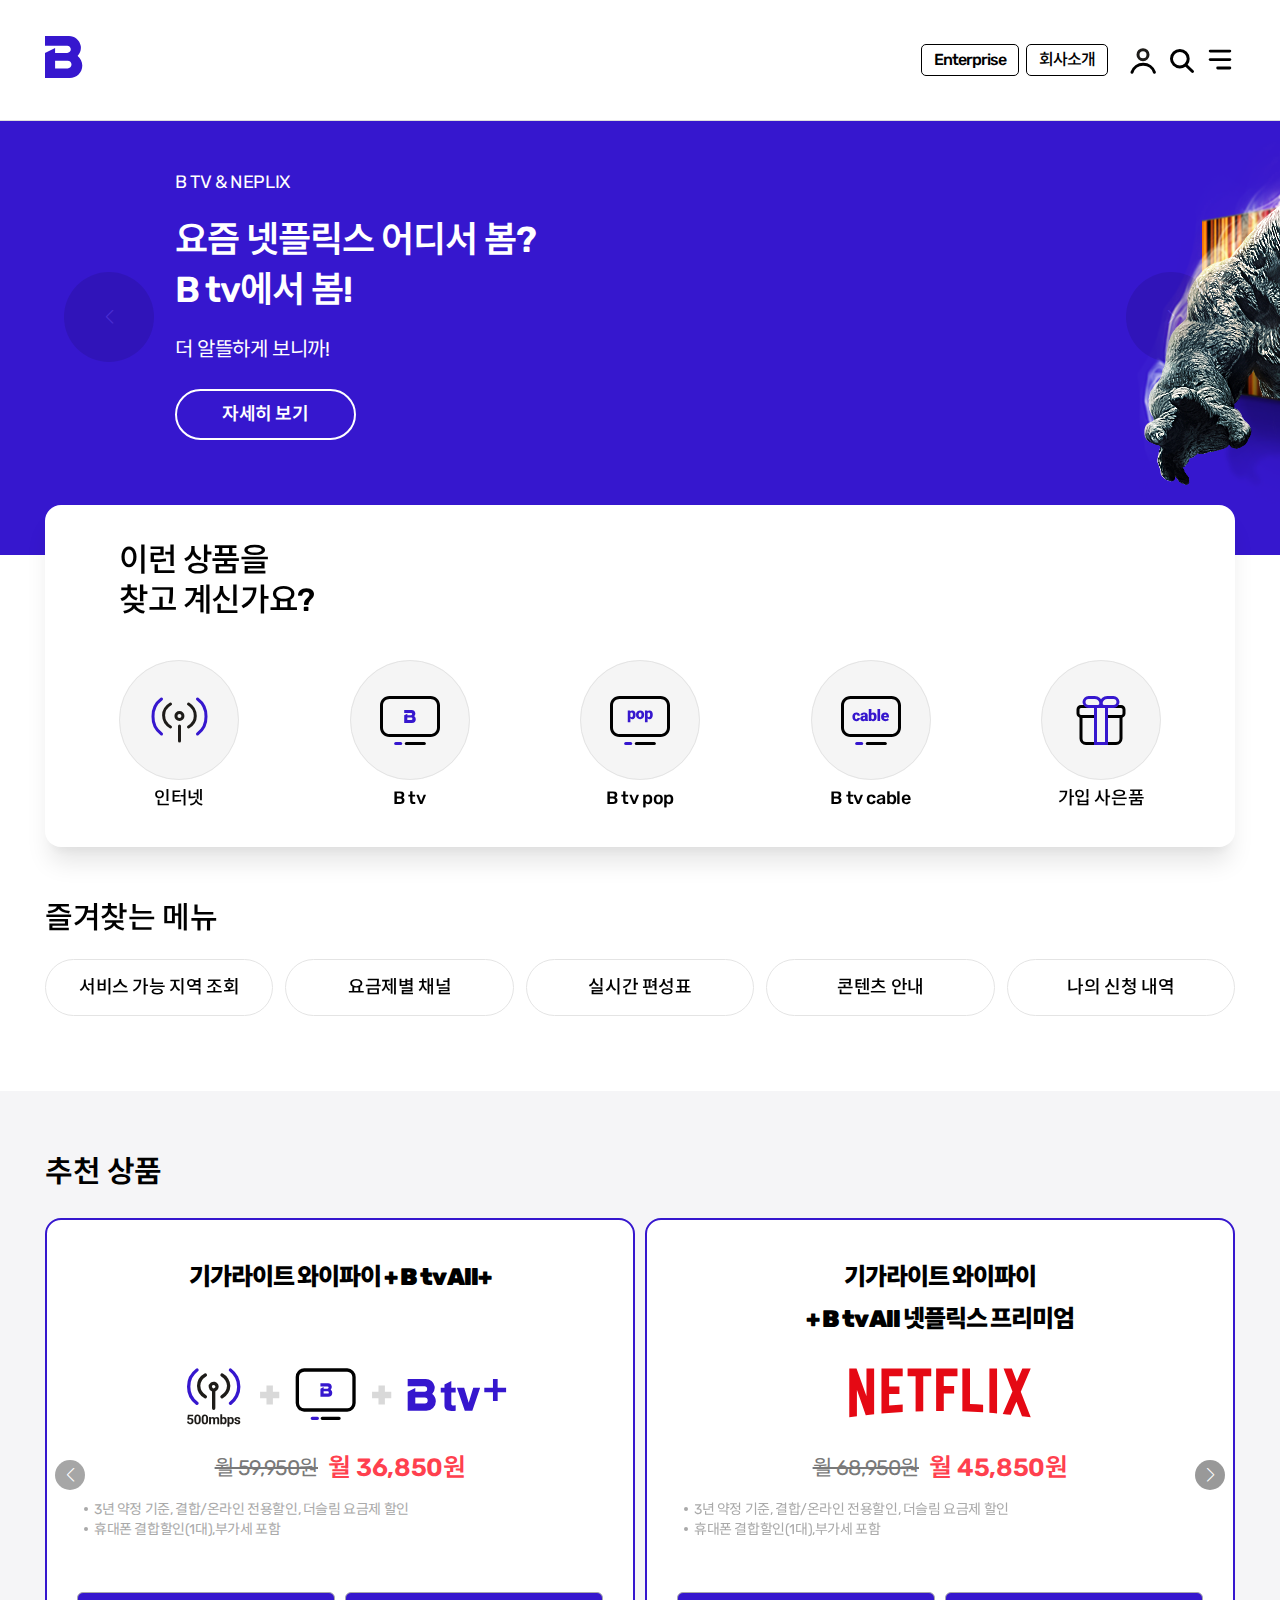
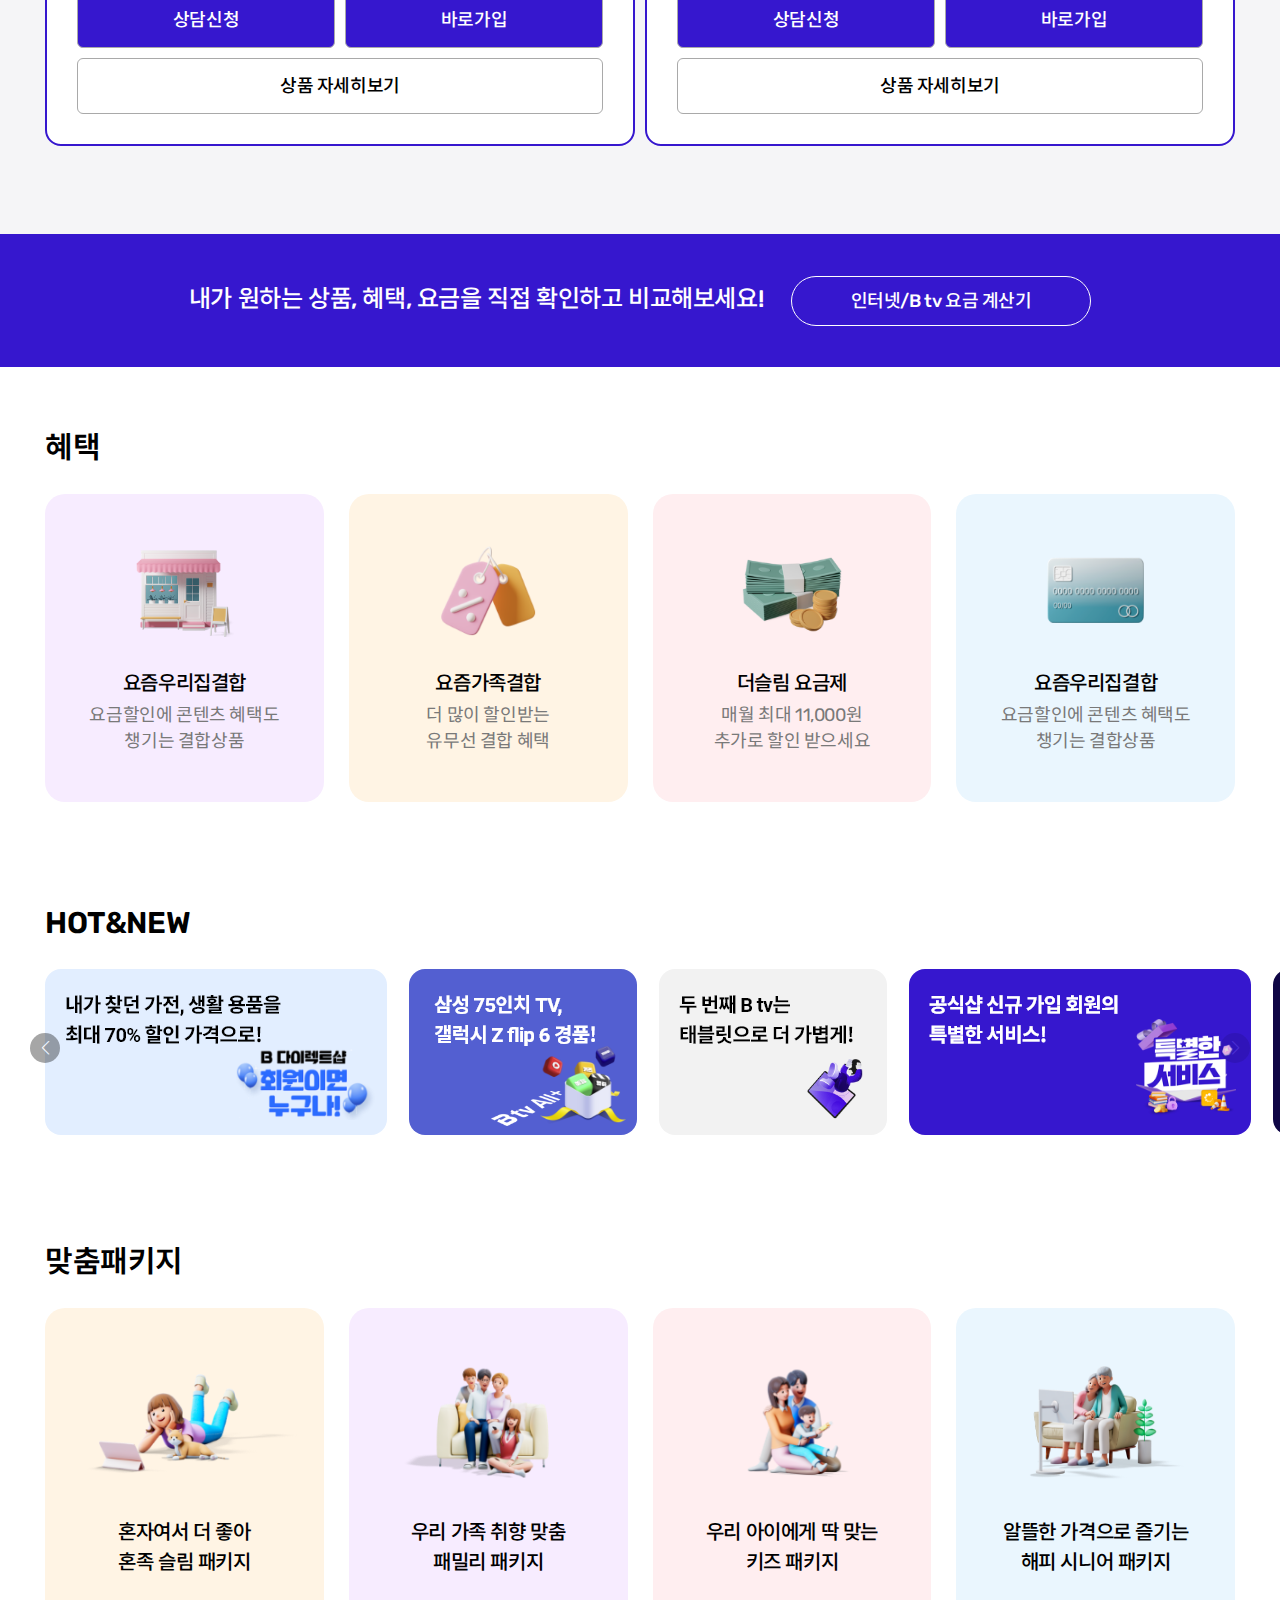
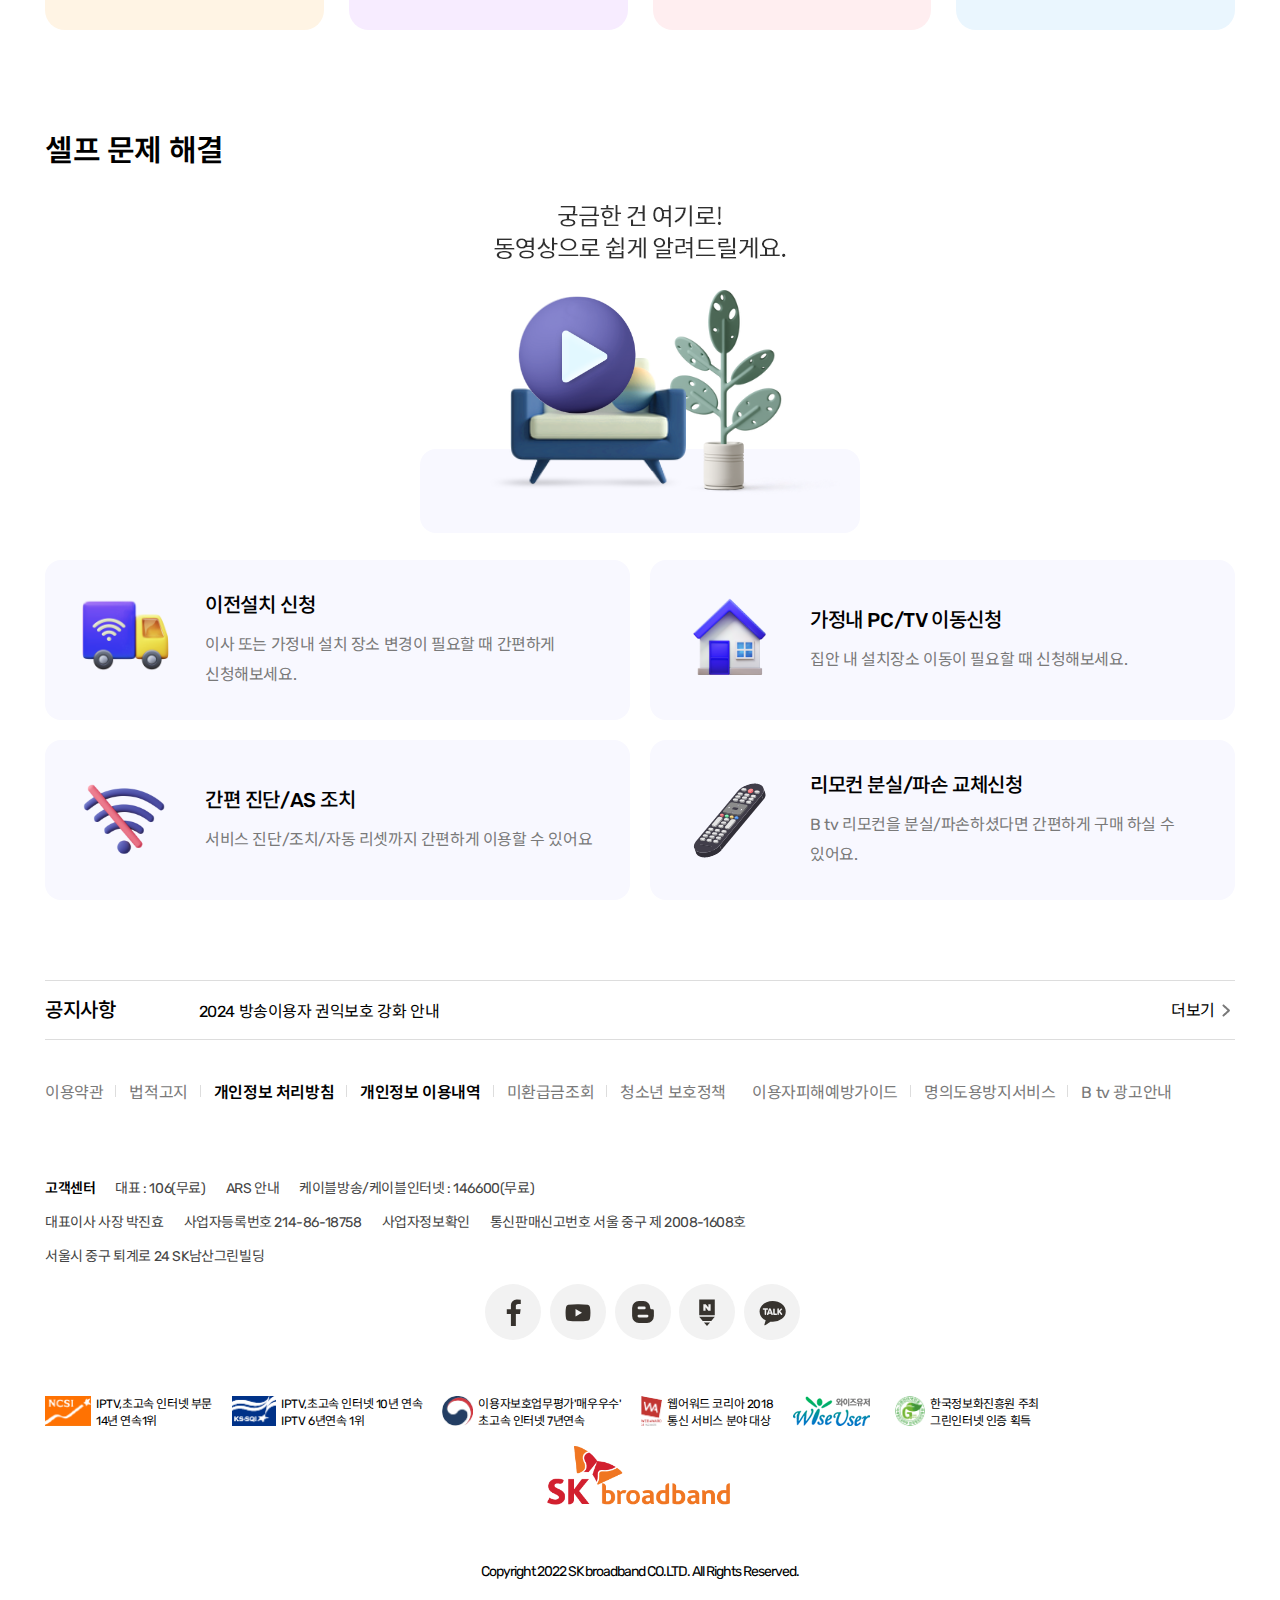
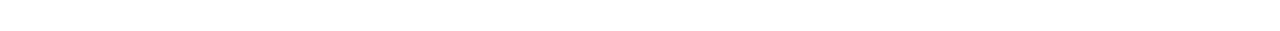
<file: index.html>
<!doctype html>
<html lang="ko" xml:lang="ko">

<head>
    <meta charset="UTF-8">
    <meta name="viewport" content="width=device-width, initial-scale=1.0">
    <title>B WORLD</title>

    <!-- css -->
    <link rel="stylesheet" href="css/reset.css">
    <link rel="stylesheet" href="css/common.css">
    <link rel="stylesheet" href="css/m_common.css">
    <link rel="stylesheet" href="https://cdn.jsdelivr.net/npm/swiper@11/swiper-bundle.min.css" />

    <!-- js -->

    <script src="js/jquery-3.6.0.min.js"></script>

</head>

<body>
    <div id="container">
        <!-- header -->
        <div id="header"></div>
        <!-- header -->

        <!-- main -->
        <main>
            <div class="contents main_bg"> <!-- 메인스와이퍼 -->
                <div class="swiper mySwiper">
                    <div class="swiper-wrapper">
                        <div class="swiper-slide bg01">
                            <div class="inner">
                                <div class="slide_box">
                                    <p class="slide_text01">B TV & NEPLIX</p>
                                    <h2 class="slide_title">요즘 넷플릭스 어디서 봄?<br>B tv에서 봄!
                                    </h2>
                                    <p class="slide_text02">더 알뜰하게 보니까!</p>
                                    <a href="#" class="slide_btn">자세히 보기</a>
                                </div>
                            </div>
                        </div>
                        <div class="swiper-slide bg02">
                            <div class="inner">
                                <div class="slide_box">
                                    <p class="slide_text01">놓친 헤택모음.zip</p>
                                    <h2 class="slide_title">클릭하면<br>업그레이드 혜택이 탁!
                                    </h2>
                                    <a href="#" class="slide_btn">자세히 보기</a>
                                </div>
                            </div>
                        </div>
                        <div class="swiper-slide bg03">
                            <div class="inner">
                                <div class="slide_box">
                                    <p class="slide_text01">B tv에서도, 스마트폰에서도</p>
                                    <h2 class="slide_title">우리 아이를 위한<br>키즈 브랜드 ZEM
                                    </h2>
                                    <a href="#" class="slide_btn">자세히 보기</a>
                                </div>
                            </div>
                        </div>
                    </div>
                    <div class="swiper-button-next"></div>
                    <div class="swiper-button-prev"></div>
                    <div class="swiper-pagination"></div>
                </div><!-- 메인스와이퍼 -->
                <div class="inner">
                    <div class="item_box"> <!-- 이런상품들을 찾고계신가요? -->
                        <h3 class="item_box_left item_title">
                            이런 상품을<br>
                            찾고 계신가요?
                        </h3>
                        <ul class="item_box_right">
                            <li class="item"><!-- 아이템1 -->
                                <a href="#">
                                    <img src="img/ico_main_guide01.svg" alt="인터넷">
                                </a>
                                <p class="main_text">인터넷</p>
                            </li>
                            <li class="item"><!-- 아이템2 -->
                                <a href="#">
                                    <img src="img/ico_main_guide02_240531.svg" alt="인터넷">
                                </a>
                                <p class="main_text">B tv</p>
                            </li>
                            <li class="item"><!-- 아이템3 -->
                                <a href="#">
                                    <img src="img/ico_main_guide03.svg" alt="인터넷">
                                </a>
                                <p class="main_text">B tv pop</p>
                            </li>
                            <li class="item"><!-- 아이템4 -->
                                <a href="#">
                                    <img src="img/ico_main_guide04.svg" alt="인터넷">
                                </a>
                                <p class="main_text">B tv cable</p>
                            </li>
                            <li class="item"><!-- 아이템5-->
                                <a href="#">
                                    <img src="img/ico_main_guide06.svg" alt="인터넷">
                                </a>
                                <p class="main_text">가입 사은품</p>
                            </li>
                        </ul>
                    </div><!-- 이런상품들을 찾고계신가요? -->
                </div>
                <div class="inner">
                    <div class="favorites_box"><!-- 즐겨찾는메뉴 -->
                        <h3 class="main_title">
                            즐겨찾는 메뉴
                        </h3>
                        <button class="favorites_btn"></button>
                        <ul class="favorites">
                            <li><a href="#" class="main_text">서비스 가능 지역 조회</a></li>
                            <li><a href="#" class="main_text">요금제별 채널</a></li>
                            <li><a href="#" class="main_text">실시간 편성표</a></li>
                            <li><a href="#" class="main_text">콘텐츠 안내</a></li>
                            <li><a href="#" class="main_text">나의 신청 내역</a></li>
                        </ul>
                    </div><!-- 즐겨찾는메뉴 -->

                </div>
            </div>

            <div class="contents gray_bg"><!-- 추천상품 -->
                <div class="inner">
                    <div class="suggest_box">
                        <h1 class="title">추천 상품</h1>
                        <div class="swiper suggestSwiper">
                            <div class="swiper-wrapper">
                                <div class="swiper-slide">
                                    <div class="suggest">
                                        <h4 class="suggest_title"> <!-- 추천상품아이템1 -->
                                            기가라이트 와이파이 + B tv All+
                                        </h4>
                                        <img src="img/suggest01.svg" alt="기가라이트 와이파이 + B tv All+">
                                        <p class="price">
                                            <span>월 59,950원</span>
                                            <strong>월 36,850원</strong>
                                        </p>
                                        <ul class="benefit">
                                            <li>3년 약정 기준, 결합/온라인 전용할인, 더슬림 요금제 할인</li>
                                            <li>휴대폰 결합할인(1대),부가세 포함</li>
                                        </ul>
                                        <div class="suggest_btn">
                                            <a href="#" title="상담신청">상담신청</a>
                                            <a href="#" title="바로가입">바로가입</a>
                                        </div>
                                        <div class="suggest_view">
                                            <a href="#" title="상품 자세히 보기">상품 자세히보기</a>
                                        </div>
                                    </div>
                                </div>
                                <div class="swiper-slide"> <!-- 추천상품아이템2 -->
                                    <div class="suggest">
                                        <h4 class="suggest_title">
                                            기가라이트 와이파이<br>+ B tv All 넷플릭스 프리미엄
                                        </h4>
                                        <img src="img/suggest02.svg" alt="기가라이트 와이파이 + B tv All+">
                                        <p class="price">
                                            <span>월 68,950원</span>
                                            <strong>월 45,850원</strong>
                                        </p>
                                        <ul class="benefit">
                                            <li>3년 약정 기준, 결합/온라인 전용할인, 더슬림 요금제 할인</li>
                                            <li>휴대폰 결합할인(1대),부가세 포함</li>
                                        </ul>
                                        <div class="suggest_btn">
                                            <a href="#" title="상담신청">상담신청</a>
                                            <a href="#" title="바로가입">바로가입</a>
                                        </div>
                                        <div class="suggest_view">
                                            <a href="#" title="상품 자세히 보기">상품 자세히보기</a>
                                        </div>
                                    </div>
                                </div>
                                <div class="swiper-slide"><!-- 추천상품아이템3 -->
                                    <div class="suggest">
                                        <h4 class="suggest_title">
                                            기가라이트 와이파이 + B tv All
                                        </h4>
                                        <img src="img/suggest03.svg" alt="기가라이트 와이파이 + B tv All+">
                                        <p class="price">
                                            <span>월 61,050원</span>
                                            <strong>월 31,350원</strong>
                                        </p>
                                        <ul class="benefit">
                                            <li>3년 약정 기준, 결합/온라인 전용할인, 더슬림 요금제 할인</li>
                                            <li>휴대폰 결합할인(1대),부가세 포함</li>
                                        </ul>
                                        <div class="suggest_btn">
                                            <a href="#" title="상담신청">상담신청</a>
                                            <a href="#" title="바로가입">바로가입</a>
                                        </div>
                                        <div class="suggest_view">
                                            <a href="#" title="상품 자세히 보기">상품 자세히보기</a>
                                        </div>
                                    </div>
                                </div>
                                <div class="swiper-slide"><!-- 추천상품아이템4 -->
                                    <div class="suggest">
                                        <h4 class="suggest_title">
                                            기가라이트 와이파이 + B tv pop 180
                                        </h4>
                                        <img src="img/suggest04.svg" alt="기가라이트 와이파이 + B tv All+">
                                        <p class="price">
                                            <span>월 51,950원</span>
                                            <strong>월 25,850원</strong>
                                        </p>
                                        <ul class="benefit">
                                            <li>3년 약정 기준, 결합/온라인 전용할인, 더슬림 요금제 할인</li>
                                            <li>휴대폰 결합할인(1대),부가세 포함</li>
                                        </ul>
                                        <div class="suggest_btn">
                                            <a href="#" title="상담신청">상담신청</a>
                                            <a href="#" title="바로가입">바로가입</a>
                                        </div>
                                        <div class="suggest_view">
                                            <a href="#" title="상품 자세히 보기">상품 자세히보기</a>
                                        </div>
                                    </div>
                                </div>
                                <div class="swiper-slide"><!-- 추천상품아이템5 -->
                                    <div class="suggest">
                                        <h4 class="suggest_title">
                                            광랜인터넷 와이파이 + B tv 스탠다드
                                        </h4>
                                        <img src="img/suggest05.svg" alt="기가라이트 와이파이 + B tv All+">
                                        <p class="price">
                                            <span>월 40,150원</span>
                                            <strong>월 25,850원</strong>
                                        </p>
                                        <ul class="benefit">
                                            <li>3년 약정 기준, 결합/온라인 전용할인, 더슬림 요금제 할인</li>
                                            <li>휴대폰 결합할인(1대),부가세 포함</li>
                                        </ul>
                                        <div class="suggest_btn">
                                            <a href="#" title="상담신청">상담신청</a>
                                            <a href="#" title="바로가입">바로가입</a>
                                        </div>
                                        <div class="suggest_view">
                                            <a href="#" title="상품 자세히 보기">상품 자세히보기</a>
                                        </div>
                                    </div>
                                </div>
                                <div class="swiper-slide"><!-- 추천상품아이템6 -->
                                    <div class="suggest">
                                        <h4 class="suggest_title">
                                            기가라이트인터넷 와이파이
                                        </h4>
                                        <img src="img/suggest06.svg" alt="기가라이트 와이파이 + B tv All+">
                                        <p class="price">
                                            <span>월 35,750원</span>
                                            <strong>월 16,500원</strong>
                                        </p>
                                        <ul class="benefit">
                                            <li>3년 약정 기준, 결합/온라인 전용할인, 더슬림 요금제 할인</li>
                                            <li>휴대폰 결합할인(1대),부가세 포함</li>
                                        </ul>
                                        <div class="suggest_btn">
                                            <a href="#" title="상담신청">상담신청</a>
                                        </div>
                                        <div class="suggest_view">
                                            <a href="#" title="상품 자세히 보기">상품 자세히보기</a>
                                        </div>
                                    </div>
                                </div>
                                <div class="swiper-slide"><!-- 추천상품아이템7 -->
                                    <div class="suggest">
                                        <h4 class="suggest_title">
                                            B tv pop 230
                                        </h4>
                                        <img src="img/suggest07.svg" alt="기가라이트 와이파이 + B tv All+">
                                        <p class="price">
                                            <strong>월 17,600원</strong>
                                        </p>
                                        <ul class="benefit">
                                            <li>3년 약정 기준, Smart3 셋톱 기준, 부가세 포함</li>
                                        </ul>
                                        <div class="suggest_btn">
                                            <a href="#" title="상담신청">상담신청</a>
                                        </div>
                                        <div class="suggest_view">
                                            <a href="#" title="상품 자세히 보기">상품 자세히보기</a>
                                        </div>
                                    </div>
                                </div>
                                <div class="swiper-slide"><!-- 추천상품아이템8 -->
                                    <div class="suggest">
                                        <h4 class="suggest_title">
                                            기가라이트인터넷 와이파이
                                        </h4>
                                        <img src="img/suggest08.svg" alt="기가라이트 와이파이 + B tv All+">
                                        <p class="price">
                                            <strong>월 8,800원</strong>
                                        </p>
                                        <ul class="benefit">
                                            <li>무약정 부가세포함</li>
                                            <li>서대문방송 요금기준</li>
                                        </ul>
                                        <div class="suggest_btn">
                                            <a href="#" title="상담신청">상담신청</a>
                                        </div>
                                        <div class="suggest_view">
                                            <a href="#" title="상품 자세히 보기">상품 자세히보기</a>
                                        </div>
                                    </div>
                                </div>
                            </div>
                            <div class="swiper-button-next"></div>
                            <div class="swiper-button-prev"></div>
                            <div class="swiper-pagination"></div>
                        </div>
                    </div>
                </div>
            </div><!-- 추천상품 -->

            <div class="contents calc"> <!-- 인터넷/B tv 요금계산기 -->
                <a href="#">
                    <span>내가 원하는 상품, 혜택, 요금을 직접 확인하고 비교해보세요!</span>
                    <a href="#" class="calc_btn" title="인터넷/B tv 요금 계산기">인터넷/B tv 요금 계산기</a>
                </a>
            </div><!-- 인터넷/B tv 요금계산기 -->

            <div class="contents"><!-- 혜택 -->
                <div class="inner">
                    <div class="advantage_box">
                        <h1 class="title">혜택</h1>
                        <ul class="advantage item_flex">
                            <li style="background-color: #F7ECFF;">
                                <a href="#">
                                    <img src="img/advantage01.png" alt="혜택01">
                                    <p class="item_title">요즘우리집결합</p>
                                    <span class="item_intro">요금할인에 콘텐츠 혜택도<br>챙기는 결합상품</span>
                                </a>
                            </li>
                            <li style="background-color: #FFF4E4;">
                                <a href="#">
                                    <img src="img/advantage02.png" alt="혜택02">
                                    <p class="item_title">요즘가족결합</p>
                                    <span class="item_intro">더 많이 할인받는<br>유무선 결합 혜택</span>
                                </a>
                            </li>
                            <li style="background-color: #FFEEF0;">
                                <a href="#">
                                    <img src="img/advantage03.png" alt="혜택03">
                                    <p class="item_title">더슬림 요금제</p>
                                    <span class="item_intro">매월 최대 11,000원<br>추가로 할인 받으세요</span>
                                </a>
                            </li>
                            <li style="background-color: #EAF6FE;">
                                <a href="#">
                                    <img src="img/advantage04.png" alt="혜택04">
                                    <p class="item_title">요즘우리집결합</p>
                                    <span class="item_intro">요금할인에 콘텐츠 혜택도<br>챙기는 결합상품</span>
                                </a>
                            </li>
                        </ul>
                    </div>
                </div>
            </div>
            <!-- 혜택 -->

            <div class="contents hotnew"><!--HOT & NEW-->
                <div class="inner">
                    <div class="hotnew_box">
                        <h1 class="title">HOT&NEW</h1>
                        <div class="swiper hotnewSwiper">
                            <div class="swiper-wrapper">
                                <div class="swiper-slide"><!-- 핫앤뉴1 -->
                                    <a href="#"><img src="img/img_hotnew_01_240328.png" alt="HOT&NEW01"></a>
                                </div>
                                <div class="swiper-slide"><!-- 핫앤뉴2 -->
                                    <a href="#"><img src="img/img_hotnew_02_240906.png" alt="HOT&NEW02"></a>
                                </div>
                                <div class="swiper-slide"><!-- 핫앤뉴3 -->
                                    <a href="#"><img src="img/img_hotnew_03_240328.png" alt="HOT&NEW03"></a>
                                </div>
                                <div class="swiper-slide"><!-- 핫앤뉴4 -->
                                    <a href="#"><img src="img/img_hotnew_04_240328.png" alt="HOT&NEW04"></a>
                                </div>
                                <div class="swiper-slide"><!-- 핫앤뉴5 -->
                                    <a href="#"><img src="img/img_hotnew_05_240328.png" alt="HOT&NEW05"></a>
                                </div>
                                <div class="swiper-slide"><!-- 핫앤뉴6 -->
                                    <a href="#"><img src="img/img_hotnew_06_240605.png" alt="HOT&NEW06"></a>
                                </div>
                                <div class="swiper-slide"><!-- 핫앤뉴7 -->
                                    <a href="#"><img src="img/img_hotnew_07_240328.png" alt="HOT&NEW07"></a>
                                </div>
                                <div class="swiper-slide"><!-- 핫앤뉴8 -->
                                    <a href="#"><img src="img/img_hotnew_08_240906.png" alt="HOT&NEW08"></a>
                                </div>
                                <div class="swiper-slide"><!-- 핫앤뉴9 -->
                                    <a href="#"><img src="img/img_hotnew_09_240328.png" alt="HOT&NEW09"></a>
                                </div>
                                <div class="swiper-slide"><!-- 핫앤뉴10 -->
                                    <a href="#"><img src="img/img_hotnew_10_240705.png" alt="HOT&NEW10"></a>
                                </div>
                            </div>
                            <div class="swiper-button-next"></div>
                            <div class="swiper-button-prev"></div>
                            <div class="swiper-pagination"></div>
                        </div>
                    </div>
                </div>
            </div>
            <!-- HOT & NEW -->

            <div class="contents"><!-- 맞춤패키지 -->
                <div class="inner">
                    <div class="pgk_box">
                        <h1 class="title">맞춤패키지</h1>
                        <ul class="pkg item_flex">
                            <li style="background-color:  #FFF4E4;">
                                <a href="#">
                                    <img src="img/img_package_01_240328.png" alt="혜택01">
                                    <p class="item_title">혼자여서 더 좋아<br>혼족 슬림 패키지</p>
                                </a>
                            </li>
                            <li style="background-color: #F7ECFF;">
                                <a href="#">
                                    <img src="img/img_package_02_240328.png" alt="혜택02">
                                    <p class="item_title">우리 가족 취향 맞춤<br>패밀리 패키지</p>
                                </a>
                            </li>
                            <li style="background-color: #FFEEF0;">
                                <a href="#">
                                    <img src="img/img_package_03_240328.png" alt="혜택03">
                                    <p class="item_title">우리 아이에게 딱 맞는<br>키즈 패키지</p>
                                </a>
                            </li>
                            <li style="background-color: #EAF6FE;">
                                <a href="#">
                                    <img src="img/img_package_04_240328.png" alt="혜택04">
                                    <p class="item_title">알뜰한 가격으로 즐기는<br>해피 시니어 패키지</p>
                                </a>
                            </li>
                        </ul>
                    </div>
                </div>
            </div>
            <!-- 맞춤패키지 -->
            <div class="contents"> <!-- 셀프문제해결 -->
                <div class="inner">
                    <div class="self_box">
                        <h1 class="title">셀프 문제 해결</h1>
                        <div class="self_flex">
                            <div class="self_video">
                                <a href="#"><img src="img/self_video.png" alt="셀프문제해결 동영상"></a>
                            </div>
                            <ul class="self_list">
                                <li><a href="#">
                                        <img src="img/main_self_01.png" alt="이전설치 신청">
                                        <div class="self_text">
                                            <p class="item_title">이전설치 신청</p>
                                            <p class="item_intro">이사 또는 가정내 설치 장소 변경이 필요할 때 간편하게 신청해보세요.</p>
                                        </div>
                                    </a>
                                </li>
                                <li><a href="#">
                                        <img src="img/main_self_02.png" alt="이전설치 신청">
                                        <div class="self_text">
                                            <p class="item_title">가정내 PC/TV 이동신청</p>
                                            <p class="item_intro">집안 내 설치장소 이동이 필요할 때 신청해보세요.</p>
                                        </div>
                                    </a>
                                </li>
                                <li><a href="#">
                                        <img src="img/main_self_03.png" alt="이전설치 신청">
                                        <div class="self_text">
                                            <p class="item_title">간편 진단/AS 조치</p>
                                            <p class="item_intro">서비스 진단/조치/자동 리셋까지 간편하게 이용할 수 있어요</p>
                                        </div>
                                    </a>
                                </li>
                                <li><a href="#">
                                        <img src="img/main_self_04.png" alt="이전설치 신청">
                                        <div class="self_text">
                                            <p class="item_title">리모컨 분실/파손 교체신청</p>
                                            <p class="item_intro">B tv 리모컨을 분실/파손하셨다면 간편하게 구매 하실 수 있어요.</p>
                                        </div>
                                    </a>
                                </li>
                            </ul>
                        </div>
                    </div>
                </div>
            </div>
            <!-- 셀프문제해결 -->

            <div class="contents">
                <div class="inner">
                    <div class="notice">
                        <h4 class="sub_title">공지사항</h4>
                        <a href="#" class="notice_list">2024 방송이용자 권익보호 강화 안내</a>
                        <a href="#" class="notice_view">더보기</a>
                    </div>
                </div>
            </div>
        </main>
        <!-- main -->

        <!-- footer -->
        <footer id="footer"></footer>
        <!-- footer -->
    </div>

    <div class="dim"></div>

    <script>
        $(document).ready(function () {
            $("#header").load("include/header.html");
            $("#footer").load("include/footer.html");
        });
    </script>
    <script src="https://unpkg.com/swiper/swiper-bundle.min.js"></script>
    <script src="js/swiper.js"></script>
    <script src="js/common.js"></script>

</body>

</html>
</file>
<file: css/common.css>
@charset "utf-8";

/*
    메인컬러:#3617CE
    기본폰트사이즈:1rem = 16px
*/

/* 공통 */
.title {
    font-size: 1.875rem;
    /* 30px */
    font-weight: 600;
    padding-bottom: 25px;
}

.main_title {
    font-size: 1.875rem;
    font-weight: 500;
    /* 30px */
}

.main_text {
    font-size: 1.125rem;
    font-weight: 500;
    /* 18px */
}

.sub_title {
    font-size: 1.25rem;
    font-weight: 500;
    /* 20px; */
}

.item_title {
    display: block;
    margin-top: 20px;
    margin-bottom: 5px;
    font-size: 20px;
    font-weight: 500;
    line-height: 30px;
}

.item_intro {
    font-size: 18px;
    color: #797979;
    font-weight: 400;
}

.item_flex {
    display: flex;
    text-align: center;
    gap: 25px;
}

.item_flex li {
    width: 100%;
    border-radius: 20px;
}

.item_flex li a {
    display: block;
    width: 100%;
    height: 100%;
    padding: 48px 0;
    text-align: center;
}

/*  */
body {
    width: 100%;
    overflow-x: hidden;
    font-size: 1rem;
}

.hidden {
    overflow: hidden;
}

#container {
    width: 100%;
}

.inner {
    max-width: 1400px;
    height: auto;
    padding: 0 45px;
    margin: 0 auto;
}

/* header */
header {
    background-color: #ffffff;
    width: 100%;
    position: relative;
    left: 0;
    top: 0;
    z-index: 9999;
}

.fixed {
    position: fixed;
    left: 0;
    top: 0;
    z-index: 9999;
}

.header_flex {
    width: 100%;
    min-height: 120px;
    margin: 0 auto;
    display: flex;
    text-align: center;
    align-items: center;
    box-sizing: border-box;
    background: #fff;
}

.header_flex>div:nth-child(3) {
    margin-left: auto;
}

.logo {
    margin-left: -13px;
}

/*  */
/* footer */
#footer {
    padding-bottom: 100px;
}

.footer_flex {
    display: flex;
    justify-content: space-between;
    margin-bottom: 20px;
}

.footer_list {
    width: 800px;
    height: 60px;
    display: flex;
    flex-wrap: wrap;
}

.footer_list li {
    position: relative;
    height: 30px;
    margin-right: 26px;
    color: #797979;
}

.footer_list li::before {
    position: absolute;
    content: '';
    top: 3px;
    right: -13px;
    width: 1px;
    height: 12px;
    background-color: #ddd;
}

.footer_list strong {
    font-weight: 600;
    color: black;
}

.footer_list li:nth-child(6):before,
.footer_list li:last-child:before {
    display: none;
}

.footer_link {
    width: 50%;
    display: flex;
    position: relative;
    height: auto;
}

.lang {
    position: absolute;
    top: 0;
    right: 250px;
    width: 200px;
    height: 42px;
    text-align: center;
    line-height: 42px;
    font-size: 1rem;
    font-weight: 400;
    background-color: #F2F2F2;
    margin-right: 20px;
    border-radius: 30px;
    padding: 0 20px;
}

.site {
    position: absolute;
    background-color: white;
    border: 1px solid #ddd;
    border-radius: 20px;
    width: 250px;
    height: auto;
    top: 0;
    right: 0;
    padding: 0;
    margin: 0;
    list-style: none;
}

.site:hover {
    border: 1px solid #3617ce;
}

.site li:first-child {
    position: relative;
    display: block;
    height: 40px;
    color: black;
}

.site li:first-child::after {
    position: absolute;
    content: '';
    top: 14px;
    right: 20px;
    width: 15px;
    height: 15px;
    background: url(../img/arrow_down.png)no-repeat center/cover;
}

.site li:not(:first-child) {
    display: none;
    color: #797979;
    ;
}

.site:hover li {
    display: block;
}

.site li {
    padding: 10px 30px;
    transition: background-color 0.3s ease;
}

.site li:first-child {
    pointer-events: none;
}

.site li:last-child {
    border-radius: 0 0 20px 20px;
}

.site li:hover {
    background-color: #f2f2f2;
    color: black;
}

.site li:first-child:hover {
    background-color: transparent;
}

.footer_address_list {
    display: flex;
    gap: 20px;
    line-height: 20px;
    font-size: 14px;
    color: #444;
    flex-wrap: wrap;
}

.footer_address_list strong {
    font-weight: 600;
    color: black;
}

.address_link {
    text-decoration: underline;
}

.footer_sns a {
    margin-left: 5px;
}

.footer_sns img {
    width: 56px;
    height: 56px;
}

.f_logo {
    align-items: center;
}

.footer_logo {
    display: flex;
    font-size: 12px;
    width: 100%;
    height: 30px;
    gap: 20px;
    flex-wrap: wrap;
}

.footer_logo a {
    height: 30px;
    display: inline-block;
    display: flex;
}

.footer_logo img {
    max-width: 100%;
    /* 부모 요소에 맞게 최대 너비를 설정 */
    height: auto;
    /* 비율 유지 */
    margin-right: 5px;
}

.footer_copyright {
    font-weight: 400;
    font-size: 14px;
    letter-spacing: -1px;
}

/*  */
/* gnb */
.gnb {
    display: flex;
    justify-content: left;
    margin: 0 85px;
    gap: 50px;
}

.gnb_list {
    position: relative;
    border-bottom: 5px solid transparent;
    transition: all 0.3s;
}

.gnb_list>a {
    padding: 10px 0;
    font-size: 1.25rem;
    /* 20px */
    font-weight: 500;
}

.gnb_list>a:hover {
    color: #3617CE;
}

.gnb_list::after {
    content: '';
    position: absolute;
    left: 50%;
    bottom: 0;
    height: 5px;
    width: 0;
    background: #3617CE;
    transition: 0.3s ease;
    z-index: 0;
}

.gnb_list:hover::after {
    width: 100%;
    left: 0;
}

.gnb_list.current {
    position: relative;
    display: block;
    color: #3617CE;

}

.gnb_list.current::after {
    content: '';
    position: absolute;
    left: 0;
    bottom: 0;
    height: 5px;
    width: 100%;
    background: #3617CE;
    z-index: 10;
}

/*  */

/* gnb2번 b다이렉트 */
.bdirect {
    position: relative;
}

.bdirect strong {
    color: black;
    font-weight: 500;
}

.bdirect span {
    width: 150px;
    position: absolute;
    top: -30px;
    left: -25%;
    font-size: 0.75rem;
    /* 12px */
    font-weight: 500;
    color: #3617CE;
    border: 1px solid #3617CE;
    border-radius: 30px;
    padding: 4px;
    display: none;
    transition: transform all 0.2s;
}

.bdirect span::after {
    position: absolute;
    content: '';
    width: 8px;
    height: 8px;
    background-color: #ffffff;
    bottom: -5.5px;
    left: 50%;
    transform: translateX(-50%) rotate(45deg);
    border-right: 1px solid #3617CE;
    border-bottom: 1px solid #3617CE;
}

/* dep1 */
.submenu {
    width: 100%;
    background-color: white;
    position: absolute;
    z-index: 990;
}

.subwrap {
    display: flex;
    justify-content: space-between;
    border-top: 1px solid #ddd;
}

.gnb_menu {
    justify-content: space-between;
    width: 100%;
    margin: 0 auto;
    padding-bottom: 50px;
    display: none;
}

.currenton {
    display: flex;
    justify-content: space-between;
}

.dep1_list>a {
    position: relative;
    display: block;
    font-size: 1.2rem;
    /* 16px */
    font-weight: 500;
    padding: 20px 0;
}

.subwrap>.gnb_menu>.dep1_list::after {
    content: '';
    position: absolute;
    left: 50%;
    top: 65px;
    width: 100vw;
    height: 1px;
    background-color: #ddd;
    transform: translateX(-50vw);
}

.dep1_list>a:hover {
    color: #3617CE;
}

/*  */

/* dep2 */

.dep2_list {
    width: 180px;
    margin: 20px 0;
    position: relative;

}

.dep2_list a {
    display: inline-block;
    font-size: 1rem;
    font-weight: 400;
    color: #797979;
    border-bottom: 1px solid transparent;
}

.dep2_list a:hover {
    color: #3617CE;
    border-bottom: 1px solid #3617CE;
}

.dep_new>a {
    position: relative;
}

.dep_new>a::after {
    position: absolute;
    content: 'N';
    background-color: #3617CE;
    color: white;
    text-align: center;
    font-weight: 500;
    font-size: 12px;
    width: 20px;
    height: 20px;
    line-height: 20px;
    border-radius: 20px 20px 20px 0;
    top: 0;
    left: 75px;
}

/*  */

/* dep3 */
.dep3 {
    margin: 20px 0;
    padding: 10px 15px;
    border-radius: 5px;
    background-color: #f1f1f1;
    display: none;
}

.dep3.on {
    display: block;
}

.dep3 li a {
    font-size: 0.875rem;
    /* 14px */
}

.toggle {
    position: relative;
    cursor: pointer;
}

.toggle::before {
    position: absolute;
    content: '';
    top: 0px;
    right: 0px;
    background: url(../img/arrow_down.png)no-repeat center/cover;
    width: 16px;
    height: 16px;
    transition: transform 0.3s ease;
}

.toggle.active::before {
    transform: rotate(180deg);
}


/*  */

/* util */
.util,
.util_flex {
    height: 30px;
    display: flex;
    justify-content: space-between;
    gap: 7px;
}

.company div {
    display: flex;
    justify-content: center;
    align-items: center;
}

.company div a {
    display: inline-block;
    padding: 4px 12px;
    border: 1px solid black;
    border-radius: 5px;
    font-size: 1rem;
    font-weight: 500;
    letter-spacing: -1px;
}

.intro {
    margin-right: 12px;
}

.login .logintext {
    position: relative;
    display: inline-block;
    display: none;
}

.menu img {
    width: 30px;
    height: 30px;
}

/* login마우스 hover시 */
.login .logintext::before {
    position: absolute;
    content: '로그인 하기';
    width: 100px;
    padding: 4px;
    font-size: 0.75rem;
    /* 12px */
    font-weight: 600;
    color: #3617CE;
    border: 1px solid #3617CE;
    border-radius: 30px;
    top: -78px;
    left: -40px;
}

.login .logintext::after {
    position: absolute;
    content: '';
    width: 8px;
    height: 8px;
    background-color: #ffffff;
    bottom: 48px;
    left: 15px;
    transform: translateX(-50%) rotate(45deg);
    border-right: 1px solid #3617CE;
    border-bottom: 1px solid #3617CE;
}

/*  */

/* search */
.search_title {
    display: none;
}
.search_box {
    display: none;
    position: absolute;
    z-index: 999;
    background-color: #ffffff;
    width: 100%;
    height: 350px;
    top: 120px;
}

.search_box .search_form {
    width: 100%;
    padding: 75px 0 50px 0;
    position: relative;
}

.keyword_form {
    position: relative;
}

.keyword_form input[type="search"] {
    width: 100%;
    height: 70px;
    padding: 10px 0;
    border: none;
    border-bottom: 2px solid #3617CE;
    font-size: 1.875rem;
    /* 30px */
    font-weight: 600;
    color: #797979;
    letter-spacing: -1px;
    outline: none;
}

.search_btn {
    cursor: pointer;
    position: absolute;
    content: '';
    border: none;
    background-color: transparent;
    background: url(../img/input_search.png)no-repeat center/contain;
    width: 45px;
    height: 70px;
    top: 0;
    right: 0;
}

.keyword_flex {
    position: relative;
    display: flex;
    justify-content: space-between;
    margin: 20px auto;
    font-weight: 700;
}

.keyword_flex h2 {
    font-size: 1.5rem;
    font-weight: 700;
    padding-top: 18px;
}


.keyword,
.best_keyword {
    display: flex;
    justify-content: flex-start;
    /* 요소들을 왼쪽 정렬 */
    gap: 15px;
    letter-spacing: -5px;
}

.keyword {
    flex-wrap: wrap;
    width: 55%;
    padding-top: 18px;
}

.keyword li a {
    color: #797979;
    background-color: #ffffff;
    letter-spacing: -1.5px;
    font-size: 1rem;
    font-weight: 600;
    padding: 6px 16px;
    border: 1px solid #ddd;
    border-radius: 20px;
    letter-spacing: -1.5px;
}

.best_keyword {
    width: 280px;
    padding: 20px;
    flex-direction: column;
    border: 1px solid white;
}

.best_keyword:hover {
    border: 1px solid #3617CE;
    background-color: white;
    z-index: 1;
}

.best_keyword li {
    display: none;
    justify-content: flex-start;
}
.best_keyword li a:hover{
    color: #3617CE;
}

.best_keyword li.keywordon:first-child {
    display: flex;
}

.best_keyword:hover li {
    display: flex;
}

.best_keyword li a {
    display: inline-block;
    width: 100%;
    font-size: 1.125rem;
    display: flex;
    align-items: center;
}

.best_keyword li a:hover {
    font-weight: 500;
}

.best_keyword li a span {
    display: inline-block;
    color: white;
    font-size: 1rem;
    font-weight: 600;
    background-color: #3617CE;
    width: 24px;
    height: 24px;
    line-height: 24px;
    align-items: center;
    text-align: center;
    margin-right: 12px;
    border-radius: 4px;
}

.search_closebtn {
    position: absolute;
    top: 300px;
    right: 20px;
    border: none;
    background-color: transparent;
    cursor: pointer;
    font-size: 1rem;
    font-weight: 500;
}

.search_closebtn:after {
    position: absolute;
    content: '';
    background: url(../img/ic_header_search_close.svg)no-repeat center/cover;
    top: 3px;
    left: 30px;
    width: 20px;
    height: 20px;
}

/*  */

.menu_box {
    position: absolute;
    top: 120px;
    width: 100%;
    height: 100vh;
    background-color: #ffffff;
    padding-top: 14px;
    z-index: 998;
    border-top: 1px solid #ddd;
    display: none;
}

.menu_box.on {
    display: block;
}

.menu_searchform {
    width: 600px;
    height: 60px;
    display: flex;
    justify-content: center;
    margin: 20px auto;
    position: relative;
}

.menu_searchform input[type="search"] {
    height: 60px;
    font-size: 1.1rem;
    border: none;
    background-color: #F2F2F2;
    border-radius: 50px;
    width: 100%;
    padding: 12px;
    padding-left: 40px;
}

.menu_searchform .search_btn {
    position: absolute;
    content: '';
    border: none;
    background-color: transparent;
    background: url(../img/input_search.png)no-repeat center/contain;
    width: 38px;
    height: 60px;
    top: -2px;
    right: 20px;
}

.menu_box p {
    text-align: center;
    padding-top: 12px;
    padding-bottom: 50px;
    font-weight: 400;
}

.menu_box p strong {
    color: #3617CE;
    font-weight: 600;
}

.menu_box1 {
    position: absolute;
    width: 100%;
    height: 600px;
    background-color: #ffffff;
    z-index: 997;
    padding-bottom: 60px
}

.menu_box1>.inner {
    height: 100%;
    overflow-y: scroll;
}

.menu_box1 .inner {
    background-color: #ffffff;
}

.menu_form {
    display: flex;
}

.menu_title {
    width: 330px;
}

.menu_title a {
    display: flex;
    align-items: center;
}

.menu_title a h1 {
    margin-left: 5px;
}

.menu_content {
    display: block;
    display: flex;
    justify-content: space-between;
    flex-wrap: wrap;
    gap: 20px;
    padding: 0px;
}

.menu_content>.dep1_list>a {
    border-bottom: 1px solid #ddd;
    padding-top: 7px;
}


main {
    width: 100%;
    height: auto;
    /* 부드러운 전환 효과 */
}

/*  */
/* dim */
.dim {
    position: fixed;
    top: 120px;
    left: 0;
    width: 100%;
    height: 100%;
    background: rgba(0, 0, 0, 0.5);
    display: none;
    z-index: 999;
}

/*  */
/* header.html */

/* main */
/* 메인스와이퍼 */
.main_bg .mySwiper {
    width: 100%;
    margin: 0 auto;
    overflow: hidden;
    position: relative;
    z-index: 0;
}

.main_bg .swiper-slide {
    width: 100%;
    min-height: 435px;
}

.mySwiper .swiper-button-next {
    position: absolute;
    top: 40%;
    right: 15%;
}

.mySwiper .swiper-button-prev {
    position: absolute;
    top: 40%;
    left: 15%;
}

.swiper-button-next,
.swiper-button-prev {
    background-color: #000000;
    opacity: 10%;
    color: #ffffff !important;
    border-radius: 50%;
    width: 90px !important;
    height: 90px !important;
}

.swiper-button-next::after,
.swiper-button-prev::after {
    font-size: 30px !important;
    font-weight: 100 !important;
    line-height: 1 !important;
}

.bg01 {
    background: url('../img/mb01.png') no-repeat;
}

.bg02 {
    background: url('../img/mb02.png')no-repeat;
}

.bg03 {
    background: url('../img/mb03.png')no-repeat;
}

.slide_box {
    height: 435px;
    padding: 50px 130px;
    color: white;
    position: relative;
}

.slide_text01 {
    font-size: 18px;
}

.slide_text02 {
    font-size: 20px;
}

.slide_title {
    padding: 20px 0;
    font-size: 42px;
    font-weight: 600;
    letter-spacing: -1px;
    line-height: 50px;
}

.slide_btn {
    position: absolute;
    bottom: 90px;
    left: 130px;
    display: inline-block;
    margin: 25px 0;
    padding: 11px 45px;
    border: 2px solid white;
    border-radius: 30px;
    font-size: 18px;
    font-weight: 600;
}

.bg03 .slide_box,
.bg02 .slide_box {
    color: black;
}

.bg03 .slide_btn,
.bg02 .slide_btn {
    border: 2px solid black;
}

.main_bg .inner {
    position: relative;
    width: 100%;
}

/* 이런상품들을 찾고계신가요? */
.item_box {
    margin-top: -50px;
    max-width: 100%;
    background-color: white;
    box-shadow: rgba(0, 0, 0, 0.1) 0px 20px 25px -5px, rgba(0, 0, 0, 0.04) 0px 10px 10px -5px;
    display: flex;
    justify-content: space-between;
    align-items: center;
    z-index: 1;
    padding: 35px 74px;
    border-radius: 16px;
}
.item_box .item_title {
    width: 500px;
    font-size: 32px;
    line-height: 40px;
    margin: 20px 0;
}
.item_box_right {
    width: 100%;
    display: flex;
    justify-content: space-between;
    flex-wrap: wrap;
    gap:20px;
}

.item {
    display: flex;
    flex-direction: column;
    text-align: center;
}

.item a img {
    width: 100%;
    flex: 1 1 200px;
}

/*  */
/* 즐겨찾는메뉴 */
.favorites_btn {
    display: none;
}
.favorites_box {
    display: flex;
    justify-content: space-evenly;
    flex-wrap: wrap;
    margin: 50px auto;
    
}

.favorites {
    display: flex;
    justify-content: space-between;
    gap: 12px;
}

.favorites a {
    width: 100%;
    display: block;
    padding: 15px 22px;
    border: 1px solid #e4e4e4;
    border-radius: 50px;
}

.favorites li {
    text-align: center;
}
/* */
/* 추천상품 */
.gray_bg {
    background-color: #F5F5F7;
    padding: 60px 0 88px;
}

.suggest {
    display: flex;
    flex-direction: column;
    text-align: center;
    background-color: white;
    width: 100%;
    min-height: 490px;
    padding: 36px 30px 30px;
    border: 2px solid #3617ce;
    border-radius: 16px;
    background-color: #fff;
}

.suggest_title {
    height: 84px;
    font-size: 24px;
    font-weight: 900;
    line-height: 42px;
    letter-spacing: -1px;
}

.suggest img {
    width: 100%;
    height: 80px;
    margin-top: 15px;
}

.price {
    display: flex;
    justify-content: center;
    align-items: center;
    gap: 10px;
    margin-top: 15px;
}

.price span {
    color: #797979;
    text-decoration: line-through;
    font-size: 21px;
    font-weight: 400;
}

.price strong {
    font-size: 25px;
    font-weight: 600;
    color: #ff404e;
}

.benefit {
    min-height: 62px;
    margin-top: 15px;
    padding-left: 7px;
    font-size: 14px;
    font-weight: 400;
    text-align: left;
    color: #a9a9a9;
    line-height: 20px;
}

.benefit li {
    position: relative;
    padding-left: 10px;
    font-weight: 400;
}

.benefit li:before {
    content: '';
    position: absolute;
    top: 7px;
    left: 0;
    width: 4px;
    height: 4px;
    border-radius: 50%;
    background-color: #a9a9a9;
}

.suggest_btn {
    display: flex;
    justify-content: space-between;
    gap: 10px;
    margin-top: 30px;
}

.suggest_btn a {
    color: white;
    background-color: #3617CE;
    width: 100%;
    height: 56px;
    border: 1px solid #a9a9a9;
    border-radius: 6px;
    font-size: 18px;
    font-weight: 500;
    line-height: 54px;
}

.suggest_view a {
    width: 100%;
    height: 56px;
    margin-top: 10px;
    border: 1px solid #a9a9a9;
    border-radius: 6px;
    background-color: #fff;
    font-size: 18px;
    font-weight: 500;
    line-height: 54px;
}

.suggestSwiper {
    max-width: 100%; /* 최대 너비를 100%로 설정 */
    width: 100%; /* 너비를 100%로 설정하여 부모의 너비를 따르도록 함 */
    overflow: hidden; /* 오버플로우 숨기기 */
    margin: auto; /* 자동 여백으로 가운데 정렬 */
}
.suggestSwiper .swiper-button-next,
.suggestSwiper .swiper-button-prev {
    background-color: #000000;
    opacity: 40%;
    color: #ffffff !important;
    border-radius: 50%;
    width: 30px !important;
    height: 30px !important;
}

.swiper-button-next::after,
.swiper-button-prev::after {
    font-size: 14px !important;
    font-weight: 100 !important;
    line-height: 1 !important;
}

/*  */
/* 인터넷/B tv 요금계산기 */
.calc {
    width: 100%;
    height: auto;
    display: inline-block;
    margin: 0 auto;
    color: #fff;
    background-color: #3617CE;
    text-align: center;
    line-height: 130px;
}

.calc span {
    font-size: 24px;
    font-weight: 500;
}

.calc_btn {
    content: "인터넷/B tv 요금 계산기";
    width: 300px;
    margin-left: 28px;
    font-size: 18px;
    font-weight: 500;
    line-height: 26px;
    padding: 11px 27px;
    border: 1px solid white;
    border-radius: 50px;
}

/*  */

/* 혜택 */
.advantage_box {
    margin-top: 60px;
    margin-bottom: 100px;
}
.item_flex li a img {
    width: 100%;
    height: auto;
}
.advantage li a img {
    width: 100px;
    height: auto;
}


/*  */

/* hot&news */
.contents.hotnew .inner{
    overflow: hidden;
}
.hotnew_box {
    padding-bottom: 100px;
}

.hotnew .swiper {
    overflow: visible;
}
.hotnewSwiper .swiper-slide {
    width: auto !important;
    padding-right: 20px;
}

.hotnewSwiper .swiper-button-next {
    position: absolute;
    top: 50%;
    right: -15px;
}

.hotnewSwiper .swiper-button-prev {
    position: absolute;
    top: 50%;
    left: -15px;
}

.hotnewSwiper .swiper-button-next,
.hotnewSwiper .swiper-button-prev {
    background-color: #000000;
    opacity: 10%;
    color: #ffffff !important;
    border-radius: 50%;
    width: 30px !important;
    height: 30px !important;
}

.hotnewSwiper .swiper-button-next::after,
.hotnewSwiper .swiper-button-prev::after {
    font-size: 14px !important;
    font-weight: 100 !important;
    line-height: 1 !important;
}

/*  */

/* 맞춤패키지 */
/*  */

/* 셀프문제해결 */
.self_box {
    padding: 100px 0 60px 0;
}

.self_flex {
    display: flex;
    align-items: flex-start;
    justify-content: space-between;
}

.self_video {
    width: 100%;
}
.self_video a img{
    width: 100%;
}
.self_list {
    display: flex;
    flex-wrap: wrap;
    list-style: none;
    padding: 0;
    gap: 20px;
    margin-left: 20px;
}

.self_list li {
    border-radius: 16px;
    background-color: #F8F8FF;
    flex: 1 1 calc(50% - 20px);
    padding: 30px;
}

.self_list li a {
    display: flex;
    justify-content: space-evenly;
    align-items: center;
}
.self_list li a img {
    width: 100px;
    height: 100px;
    max-width: 100px;
    aspect-ratio: 1 / 1;
}

.self_text {
    width: 100%;
    margin-left: 30px;
    text-align: left;
}

.self_text .item_title {
    margin: 0 0 10px 0;

}

.self_text .item_intro {
    font-size: 1rem;
    line-height: 30px;
}

/*  */
.notice {
    padding: 15px 0;
    margin-bottom: 42px;
    border-top: 1px solid #ddd;
    border-bottom: 1px solid #ddd;
}

.notice h4 {
    width: 150px;
    display: inline-block;
}

.notice_list {
    display: inline-block;
}

.notice_view {
    width: auto;
    position: relative;
    float: right;
    margin-right: 20px;
    line-height:30px;
}

.notice_view::after {
    position: absolute;
    content: '';
    top: 5px;
    right: -20px;
    width: 20px;
    height: 20px;
    background: url(../img/ico_notice_arw.png)no-repeat center/cover;
}
/*  */

/* sub01 서브페이지1 */
/* item_service */
#itemservice .header .gnb_menu {
    display: block;
}
.service_title {
    font-size: 90px;
    line-height: 120px;
    font-weight: 700;
    letter-spacing: -2.25px;
    text-align: center;
    padding: 60px 0 120px 0;
}
.pkg01 {
    background-color: #ffeef0;
}

.pkg02 {
    background-color: #fff9e5;
}

.pkg03 {
    background-color: #fff4e5;
}
.pkg04 {
    background-color: #eaf6fe;
}
</file>
<file: css/m_common.css>
@charset "utf-8";

/* 1280px */
@media screen and (max-width: 1280px) {
    .gnb {
        display: none;
    }

    .slide_title {
        font-size: 36px;
    }

    .mySwiper .swiper-button-next {
        right: 5%;
    }

    .mySwiper .swiper-button-prev {
        left: 5%;
    }

    .item_box {
        flex-direction: column;
        align-items: flex-start;
        gap: 20px;
    }

    .item_box .item_title {
        margin-top: 0;
        margin-bottom: 20px;
    }

    .favorites_box {
        flex-direction: column;
    }

    .favorites_box .main_title {
        margin-bottom: 20px;
    }

    .favorites li {
        flex: 1 1 100%;
    }

    .self_flex {
        text-align: center;
        align-items: center;
        flex-direction: column;
    }

    .self_list {
        margin: 20px 0;
    }

    .footer_list {
        width: 100%;
        height: auto;
    }
    .footer_link {
        display: none;
    }

    .footer_flex {
        flex-direction: column;
        flex-wrap: wrap;
        margin-bottom: 50px;
    }
    .footer_sns {
        text-align: center;
        margin-top: 20px;
    }
    .skbroadband {
        padding-top: 20px;
    }

    .footer_copyright {
        text-align: center;
    }

    .footer_address_list {
        margin-top: 20px;
        line-height: 1;
    }
    
    #footer {
        padding-bottom: 50px;
    }
    .search_box {
        height: 100vh;
    }
    .keyword_flex {
        flex-direction: column;
    }
    .keyword {
        width: 100%;
    }
    .best_keyword li {
        display: block;
    }
    .best_keyword:hover {
        border:1px solid white;
    }
    .keyword li a {
        font-size: 14px;
    }
    .search_closebtn {
        top: 20px;
    }

}

/* 1024px */
@media screen and (max-width: 1024px) {
    .item a img {
        width: 100px;
    }

    .favorites .main_text {
        font-size: 16px;
    }

    .suggest_title {
        font-size: 22px;
    }

    .item_intro {
        font-size: 16px
    }

    .calc {
        line-height: 80px;
    }

    .calc span {
        font-size: 20px;
    }

    .calc_btn {
        font-size: 16px;
    }
}

/* 900px */
@media screen and (max-width: 900px) {
    
    .slide_box {
        padding: 50px 65px;
    }

    .slide_title {
        font-size: 34px;
    }

    .slide_btn {
        left: 65px;
        padding: 10px 30px;
        font-size: 14px;
        font-weight: 500;
    }

    .item a img {
        width: 80px;
    }

    .favorites {
        flex-wrap: wrap;
    }

    .calc {
        line-height: 70px;
    }

    .calc span {
        font-size: 16px;
    }

    .calc_btn {
        width: 200px;
        margin: 0 0 10px 20px;
        font-size: 14px;
    }

    .item_flex {
        flex-wrap: wrap;
    }

    .item_flex li {
        flex: 0 0 calc(50% - 15px);
    }

    .self_list li {
        flex: 1 1 100%;
    }
    .menu_form {
        flex-direction: column;
    }
    .title {
        padding: 0;
    }
    .menu_title a {
        margin: 25px 0;
    }
    .lang {
        right: 0;
    }
}

/* 768px */
@media screen and (max-width:768px) {
    .inner {
        padding: 0 25px;
    }
    .company {
        display: none;
    }

    .login {
        display: none;
    }

    .slide_title {
        font-size: 26px;
    }

    .swiper-button-next,
    .swiper-button-prev {
        width: 30px !important;
        height: 30px !important;
    }

    .swiper-button-next::after,
    .swiper-button-prev::after {
        font-size: 15px !important;
        font-weight: 100 !important;
        line-height: 1 !important;
    }

    .item a img {
        width: 60px;
    }

    .item_box .item_title {
        font-size: 26px;
    }

    .main_title {
        font-size: 26px;
    }
    .main_text {
        font-size: 14px;
    }

    .suggest_title {
        font-size: 18px;
        line-height: 30px;
        height: 50px;
    }
    .suggest_view a {
        height: 40px;
        line-height: 40px;
    }
    .suggest img {
        margin-top: 30px;
    }

    .price span {
        font-size: 16px;
    }

    .price strong {
        font-size: 18px;
    }
    .suggest_btn a {
        height:40px;
        line-height: 40px;
        font-size: 14px;
    }
    .suggest_view a {
        font-size: 14px;
    }
    .calc {
        line-height: 65px;
    }
    .menu_searchform {
        width: 80%;
        margin: 0 auto;
    }
    .site {
        width: 200px;
    }
    
    .footer_list li a {
        font-size: 14px;
    }
    .footer_logo {
        padding: 0;
        margin: 00;
        display: none;
    }
    .skbroadband {display: block;}
}

/* 600px */
@media screen and (max-width:600px) {
    .main_bg .mySwiper {
        height: 220px;
    }
    .slide_title {
        padding: 10px 0;
        font-size: 20px;
        line-height: 25px;
    }
    .slide_box {
        padding: 25px 30px;
    }
    .slide_btn {
        display: none;
    }
    .item_box {
        padding: 25px 30px;
        gap: 0;
    }
    .item_box_right {
        justify-content: center;
    }
    .item_box .item_title {
        font-size: 18px;
        line-height: 20px;
    }
    .item_title {
        margin-top: 0;
        font-size: 14px;
        line-height: 20px;
    }
    .item_intro {
        font-size: 12px;
    }
    .main_title {
        font-size: 18px;
    }
    .favorites .main_text {
        font-size: 14px;
    }
    .advantage li a img {
        width: 60px;
        height: auto;
    }
    .item_flex {
        gap: 15px;
    }
    
    .item_flex li {
        padding: 20px;
        flex: 0 0 calc(50% - 10px);
    }
    .item_flex li a {
        padding: 0;
    }
    .title {
        font-size:18px;
    }
    .self_video a img {
        width: 300px;
    }
    .self_list li {
        padding: 5px;
    }
    .self_list li a {
        padding:10px;
    }
    .self_text .item_intro {
        font-size: 14px;
    }
    .calc {
        line-height: 40px;
    }
    .calc_btn {
        margin: 0 0 10px 20px;
        font-size: 14px;
        padding: 5px 10px;
        
    }
    .calc span {
        font-size: 14px;
    }
    .keyword_flex h2 {
        font-size: 20px;
    }
    .keyword {
        gap: 5px;
    }
    .keyword_form input[type="search"] {
        height: 50px;
        font-size: 24px;
        font-weight: 600;
    }
    .search_btn {
        width: 35px;
        height: 50px;
    }
    .best_keyword {
        width: 100%;
    }
    .menu_content>.dep1_list>a {
        font-size: 16px;
        padding: 0;
    }
    
    .menu_content .dep1_list{
        width: 160px;
    }
    .dep2_list {
        width: 160px;
        margin: 10px 0;
    }
    .notice h4 {
        width: 100px;
        font-size: 16px;
    }
    .notice_list {
        font-size: 14px;
    }   
    .notice_view {
        font-size: 14px;
        line-height: 23px;
        float: none;
        display: block;
        text-align: right;
    }
    .notice_view::after {
        top: 2px;
    }
}


/* 430px */
@media screen and (max-width:430px) {
    .advantage li a img {
        width: 40px;
        height: auto;
    }
    .item_flex {
        gap: 10px;
    }
    .item_flex li {
        padding: 10px 5px;
        flex: 0 0 calc(50% - 8px);
    }
    .item_flex li a{
       line-height: 1;
       padding:10px 5px;
    }
    .self_text .item_intro {
        line-height: 20px;
    }
    .self_list li a img {
        width: 70px;
        height: 70px;
    }
    .keyword_form input[type="search"] {
        height: 30px;
        font-size: 16px;
        font-weight: 600;
    }
    .search_btn {
        width: 35px;
        height: 30px;
    }
    .menu_content .dep1_list {
        width: 130px;
    }
    .dep2_list {
        width: 130px;
        margin: 10px 0;
    }
}
</file>
